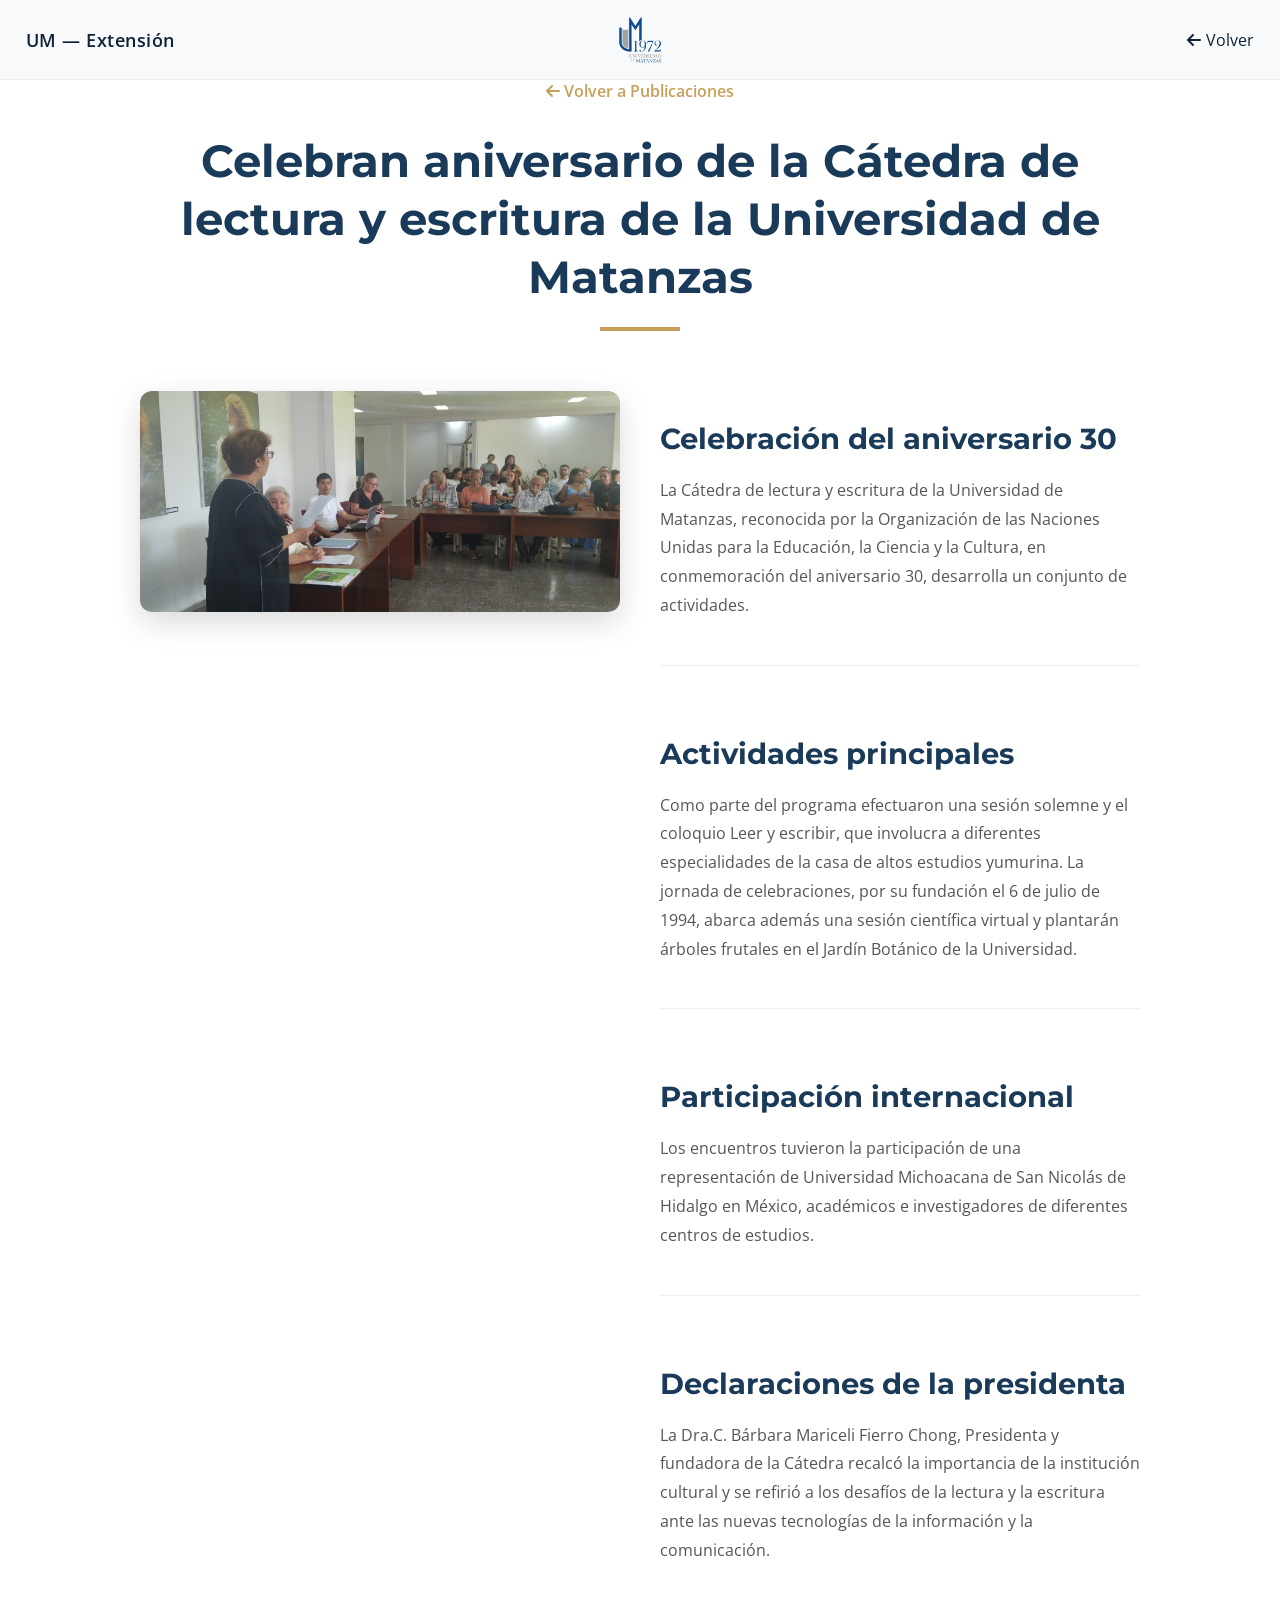
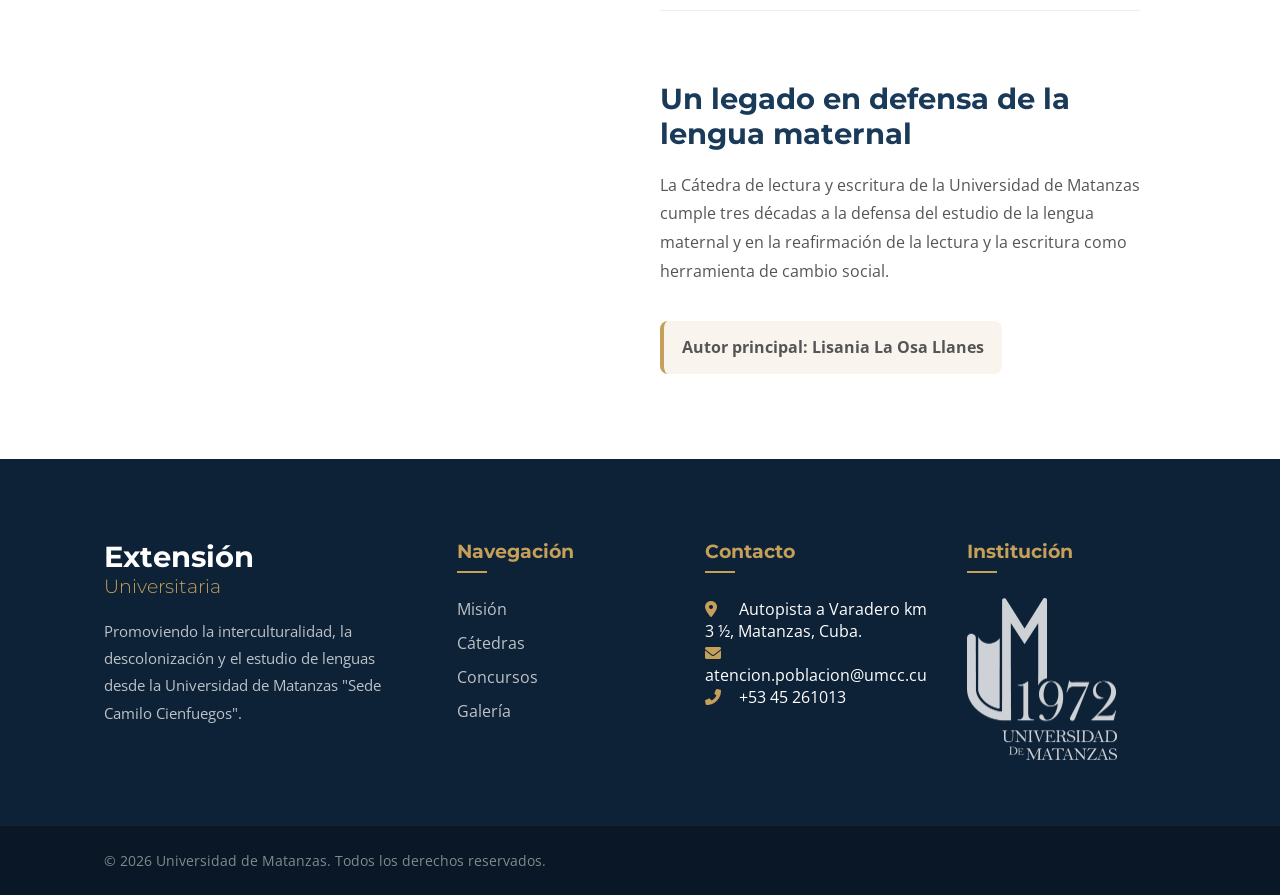
<file: publicacion-aniversario.html>
<!DOCTYPE html>
<html lang="es">
<head>
    <meta charset="UTF-8">
    <meta name="viewport" content="width=device-width, initial-scale=1.0">
    <title>Celebran aniversario de la Cátedra de lectura y escritura - UM</title>
    <link href="https://fonts.googleapis.com/css2?family=Montserrat:wght@400;700&family=Open+Sans:wght@400;600&display=swap" rel="stylesheet">
    <link rel="stylesheet" href="https://cdnjs.cloudflare.com/ajax/libs/font-awesome/6.0.0/css/all.min.css">
    <link rel="stylesheet" href="estilos.css">
</head>
<body class="no-header-mobile">
    <header class="barra-navegacion">
        <div class="logotipo">UM — Extensión</div>
        <img src="fotos/logouni.png" alt="Logo UM" class="logo-central">
        <a href="index.html" class="boton-volver" title="Volver al inicio"><i class="fas fa-arrow-left"></i> Volver</a>
    </header>

    <main class="seccion-revista">
        <div class="contenedor-revista">
            <div class="encabezado-revista">
                <a href="index.html#publicaciones" class="enlace-regreso"><i class="fas fa-arrow-left"></i> Volver a Publicaciones</a>
                <h1>Celebran aniversario de la Cátedra de lectura y escritura de la Universidad de Matanzas</h1>
                <div class="linea-dorada"></div>
            </div>

            <div class="contenido-revista">
                <div class="imagen-destacada">
                    <img src="fotos/publicacion.png" alt="Celebración de aniversario de la Cátedra de lectura y escritura">
                </div>
                <div class="texto-revista">
                    <section class="seccion-info">
                        <h2>Celebración del aniversario 30</h2>
                        <p>La Cátedra de lectura y escritura de la Universidad de Matanzas, reconocida por la Organización de las Naciones Unidas para la Educación, la Ciencia y la Cultura, en conmemoración del aniversario 30, desarrolla un conjunto de actividades.</p>
                    </section>

                    <section class="seccion-info">
                        <h2>Actividades principales</h2>
                        <p>Como parte del programa efectuaron una sesión solemne y el coloquio Leer y escribir, que involucra a diferentes especialidades de la casa de altos estudios yumurina. La jornada de celebraciones, por su fundación el 6 de julio de 1994, abarca además una sesión científica virtual y plantarán árboles frutales en el Jardín Botánico de la Universidad.</p>
                    </section>

                    <section class="seccion-info">
                        <h2>Participación internacional</h2>
                        <p>Los encuentros tuvieron la participación de una representación de Universidad Michoacana de San Nicolás de Hidalgo en México, académicos e investigadores de diferentes centros de estudios.</p>
                    </section>

                    <section class="seccion-info">
                        <h2>Declaraciones de la presidenta</h2>
                        <p>La Dra.C. Bárbara Mariceli Fierro Chong, Presidenta y fundadora de la Cátedra recalcó la importancia de la institución cultural y se refirió a los desafíos de la lectura y la escritura ante las nuevas tecnologías de la información y la comunicación.</p>
                    </section>

                    <section class="seccion-info">
                        <h2>Un legado en defensa de la lengua maternal</h2>
                        <p>La Cátedra de lectura y escritura de la Universidad de Matanzas cumple tres décadas a la defensa del estudio de la lengua maternal y en la reafirmación de la lectura y la escritura como herramienta de cambio social.</p>
                        <p class="firmante"><strong>Autor principal:</strong> Lisania La Osa Llanes</p>
                    </section>
                </div>
            </div>
        </div>
    </main>

    <footer class="footer-institucional">
        <div class="contenedor-footer">
            <div class="col-footer">
                <h2 class="logo-footer">Extensión<span>Universitaria</span></h2>
                <p class="descripcion-footer">Promoviendo la interculturalidad, la descolonización y el estudio de lenguas desde la Universidad de Matanzas "Sede Camilo Cienfuegos".</p>
            </div>
            <div class="col-footer">
                <h3>Navegación</h3>
                <ul>
                    <li><a href="index.html#mision">Misión</a></li>
                    <li><a href="index.html#catedras">Cátedras</a></li>
                    <li><a href="index.html#concursos">Concursos</a></li>
                    <li><a href="index.html#galeria">Galería</a></li>
                </ul>
            </div>
            <div class="col-footer">
                <h3>Contacto</h3>
                <p><i class="fas fa-map-marker-alt"></i> Autopista a Varadero km 3 ½, Matanzas, Cuba.</p>
                <p><i class="fas fa-envelope"></i> atencion.poblacion@umcc.cu</p>
                <p><i class="fas fa-phone-alt"></i> +53 45 261013</p>
            </div>
            <div class="col-footer">
                <h3>Institución</h3>
                <img src="fotos/logouni.png" alt="Logo UMCC" class="logo-umcc-footer">
            </div>
        </div>
        <div class="barra-copyright">
            <div class="contenedor-copyright">
                <p>&copy; 2026 Universidad de Matanzas. Todos los derechos reservados.</p>
            </div>
        </div>
    </footer>

    <script src="script.js"></script>
</body>
</html>
</file>
<file: estilos.css>
/* =========================================
   1. VARIABLES GLOBALES Y RESETEO
   ========================================= */
:root {
    --azul-primario: #1a3a5a;
    --azul-oscuro: #0d2137;
    --dorado: #c5a059;
    --amarillo: #f3c344;
    --gris-claro: #f8f9fa;
    --blanco: #ffffff;
    --texto: #333333;
    --exito: #27ae60;
}

* {
    margin: 0;
    padding: 0;
    box-sizing: border-box;
}

body, html {
    width: 100%;
    font-family: 'Open Sans', sans-serif;
    color: var(--texto);
    background-color: var(--blanco);
    scroll-behavior: smooth; /* Para que los enlaces del menú bajen suavemente */
}

h1, h2, h3 {
    font-family: 'Montserrat', sans-serif;
    font-weight: 700;
}

/* =========================================
   2. BARRA DE NAVEGACIÓN (HEADER)
   ========================================= */
    #subtitulo-mision{
        text-align: left;
    }
/* --- ESTILO PARA EL LOGO CENTRAL --- */
.logo-central {
    position: absolute;
    top: 50%;
    left: 50%; /* Lo mueve a la mitad de la pantalla */
    transform: translate(-50%, -50%); /* Lo centra perfectamente sobre su propio eje */
    height: 45px; /* Ajusta este valor para hacerlo más grande o más pequeño */
    width: auto; /* Mantiene la proporción de la imagen para que no se deforme */
    z-index: 15; /* Asegura que se vea por encima de otros elementos */
}

.logotipo {
    position: absolute;
    top: 50%;
    left: 5%;
    transform: translateY(-50%);
    font-size: 1.1rem;
    font-weight: 600;
    color: var(--azul-oscuro);
    letter-spacing: 0.5px;
}

.boton-volver,
.boton-menu {
    position: absolute;
    top: 50%;
    right: 5%;
    transform: translateY(-50%);
}

.barra-navegacion {
    display: flex;
    justify-content: center;
    align-items: center;
    min-height: 80px;
    padding: 0 3%;
    background-color: var(--gris-claro);
    border-bottom: 1px solid #eaeaea;
    position: absolute;
    top: 0;
    width: 100%;
    z-index: 1000; /* Aumentado para estar sobre todo */
}

@media (min-width: 1200px) {
    .barra-navegacion {
        padding: 15px 2%;
    }
    .logotipo {
        left: 2%;
    }
    .boton-volver,
    .boton-menu {
        right: 2%;
    }
}

/* Botón Hamburguesa */
.boton-menu {
    background: none;
    border: none;
    color: var(--azul-oscuro);
    font-size: 1.5rem;
    cursor: pointer;
    z-index: 1001;
}

/* Panel Desplegable Lateral */
.panel-navegacion {
    position: fixed;
    top: 0;
    right: -300px; /* Escondido */
    width: 300px;
    height: 100vh;
    background-color: white;
    box-shadow: -5px 0 15px rgba(0,0,0,0.1);
    z-index: 2000;
    display: flex;
    flex-direction: column;
    padding: 80px 40px;
    transition: all 0.4s cubic-bezier(0.4, 0, 0.2, 1);
}

/* Estado Activo del Panel */
.panel-navegacion.activo {
    right: 0;
}

.boton-cerrar {
    position: absolute;
    top: 20px;
    right: 20px;
    background: none;
    border: none;
    color: var(--azul-oscuro);
    font-size: 2.5rem;
    cursor: pointer;
}

/* Ajuste de los enlaces dentro del panel */
.enlaces-navegacion {
    list-style: none;
    display: flex;
    flex-direction: column; /* De fila a columna */
    gap: 25px;
    padding: 0;
}

.enlaces-navegacion li a {
    text-decoration: none;
    color: #333;
    font-size: 1.1rem; /* Un poco más grande para el panel */
    font-weight: 600;
    transition: color 0.3s ease;
}

.enlaces-navegacion li a:hover {
    color: var(--dorado);
}

/* Capa Oscura (Overlay) */
.overlay {
    position: fixed;
    top: 0;
    left: 0;
    width: 100%;
    height: 100%;
    background: rgba(0, 0, 0, 0.4);
    backdrop-filter: blur(2px);
    display: none;
    z-index: 1500;
}

.overlay.activo {
    display: block;
}

.seccion-mision-pro {
    position: relative;
    padding: 120px 10%;
    background-color: #ffffff;
    overflow: hidden;
}

.contenedor-mision {
    display: flex;
    align-items: center;
    gap: 60px;
    max-width: 1200px;
    margin: 0 auto;
    position: relative;
    z-index: 1;
}

.bloque-texto-mision {
    flex: 1;
}

.titulo-mision {
    font-size: 2.8rem;
    color: #1a3a5a;
    font-family: 'Montserrat', sans-serif;
    margin: 10px 0;
}

.gold-divider-left {
    width: 60px;
    height: 4px;
    background-color: var(--dorado);
    margin-bottom: 30px;
}

.caja-enfasis {
    position: relative;
    padding-left: 20px;
}

.icono-comilla {
    font-size: 2.5rem; /* Asegúrate de que sea grande */
    color: var(--dorado);
    opacity: 0.2; /* Un toque sutil para que no distraiga */
    display: block; /* Para que la de apertura esté arriba */
    margin-bottom: -10px; /* Ajuste para que se acerque al texto */
}

/* Si añadiste la de cierre, dale un margen superior */
.fa-quote-right {
    display: block;
    text-align: right;
    margin-top: -20px;
}

.caja-enfasis p {
    font-size: 1.25rem;
    line-height: 1.8;
    color: #444;
    text-align: justify;
}

.caja-enfasis strong {
    color: var(--azul-oscuro);
    border-bottom: 2px solid rgba(212, 175, 55, 0.3);
}

/* Bloque Decorativo (Lado Derecho) */
.bloque-decorativo {
    flex: 0.8;
    display: flex;
    justify-content: center;
    align-items: center;
    position: relative;
}

.circulo-imagen {
    width: 300px;
    height: 300px;
    background: var(--color-crema);
    border-radius: 50%;
    display: flex;
    justify-content: center;
    align-items: center;
    border: 1px solid rgba(212, 175, 55, 0.2);
    position: relative;
    box-shadow: 20px 20px 60px #bebebe, -20px -20px 60px #ffffff;
}

.imagen-sello {
    width: 60%;
    height: auto;
    filter: grayscale(100%);
    opacity: 0.6;
    transition: 0.5s;
}

.circulo-imagen:hover .imagen-sello {
    filter: grayscale(0%);
    opacity: 1;
    transform: scale(1.1);
}

.badge-universidad {
    position: absolute;
    bottom: 20px;
    right: 20px;
    background: var(--azul-oscuro);
    color: white;
    padding: 10px 20px;
    font-size: 0.8rem;
    font-weight: 700;
    letter-spacing: 2px;
    text-transform: uppercase;
    transform: rotate(-5deg);
}

/* Móvil */
@media (max-width: 992px) {
    .contenedor-mision {
        flex-direction: column;
        text-align: center;
    }
    .gold-divider-left {
        margin: 0 auto 30px;
    }
    .circulo-imagen {
        width: 200px;
        height: 200px;
    }
}

/* =========================================
   3. SECCIÓN HERO (PORTADA)
   ========================================= */
.seccion-portada {
    position: relative;
    width: 100%;
    height: 100vh;
    /* Gradiente cálido a frío imitando tu fotografía + Imagen de fondo */
    background-image: 
        linear-gradient(
            to bottom right,
            rgba(200, 90, 40, 0.8), 
            rgba(20, 70, 60, 0.8)
        ),
        url('fotos/3.png');
    background-size: cover;
    background-position: center;
    background-repeat: no-repeat;
    
    display: flex;
    justify-content: center;
    align-items: center;
    text-align: center;
    padding-top: 60px; /* Espacio para la barra de navegación */
}

.contenido-portada {
    color: var(--blanco);
    padding: 0 20px;
    max-width: 900px;
}

.etiqueta-universidad {
    display: block;
    font-size: 0.85rem;
    letter-spacing: 3px;
    text-transform: uppercase;
    margin-bottom: 25px;
    font-weight: 600;
    color: rgba(255, 255, 255, 0.9);
    text-shadow: 1px 1px 2px rgba(0,0,0,0.5);
}

.seccion-portada .titulo-principal {
    font-size: 3.8rem;
    line-height: 1.1;
    margin-bottom: 25px;
    text-shadow: 2px 2px 8px rgba(0,0,0,0.6);
}

.linea-amarilla {
    width: 60px;
    height: 3px;
    background-color: var(--amarillo);
    margin: 0 auto 25px;
    box-shadow: 1px 1px 3px rgba(0,0,0,0.4);
}

.Primera-seccion p {
    font-size: 1.2rem;
    font-weight: 400;
    line-height: 1.5;
    text-shadow: 1px 1px 4px rgba(0,0,0,0.6);
}

/* =========================================
   4. SECCIÓN MISIÓN Y RETOS
   ========================================= */
.Segunda-seccion {
    padding: 80px 10%;
    background-color: var(--blanco);
}
.nuestra-mision {
    text-align: center;
}
.Segunda-seccion > section {
    margin-bottom: 60px;
    text-align: center;
}
.mision {
        text-align: center;
    }
.Segunda-seccion h2 {
    color: var(--azul-primario);
    font-size: 2.2rem;
    margin-bottom: 20px;
}

.Segunda-seccion p {
    max-width: 800px;
    margin: 0 auto;
    font-size: 1.1rem;
    line-height: 1.8;
}

/* Retos Cards */
.retos-container .header {
    text-align: center;
    margin-bottom: 40px;
}

.subtitle {
    text-align: center;
    color: var(--dorado);
    letter-spacing: 2px;
    font-weight: bold;
    font-size: 0.9rem;
    display: block;
    margin-bottom: 10px;
}

.gold-divider {
    width: 60px;
    height: 4px;
    background-color: var(--dorado);
    margin: 15px auto;
}

.retos-grid {
    display: grid;
    grid-template-columns: repeat(auto-fit, minmax(250px, 1fr));
    gap: 25px;
}

.reto-card {
    background: var(--gris-claro);
    padding: 30px;
    border-radius: 8px;
    transition: transform 0.3s ease;
    border-bottom: 4px solid var(--azul-primario);
    text-align: center;
}

.reto-card:hover {
    transform: translateY(-8px);
}

.icon-wrapper {
    font-size: 2.5rem;
    color: var(--dorado);
    margin-bottom: 15px;
}

.reto-card h3 {
    margin-bottom: 10px;
    color: var(--azul-oscuro);
}

/* =========================================
   5. SECCIÓN CÁTEDRAS (Tercera Sección)
   ========================================= */
   .subtitle-catedra{
    text-align: center;
    color: var(--dorado);
    letter-spacing: 2px;
    font-weight: bold;
    font-size: 0.9rem;
    display: block;
    margin-bottom: 10px;
   }
#seleccion {
    text-align: center;
    color: #666;
    margin-bottom: 40px;
    font-style: italic;
}
.seccion-catedras {
    background-color: var(--blanco);
    padding: 60px 0 0; /* Da un respiro visual antes del título */
}
.seccion-catedras .titulo-seccion {
    text-align: center;
    color: var(--azul-primario);
    font-size: 2.2rem;
    margin-bottom: 10px;
}
/* Cuadrícula de Cátedras */
/* =========================================
   NUEVA SECCIÓN DE CÁTEDRAS VISTOSAS
   ========================================= */

.seccion-catedras-vistosa {
    padding: 80px 5%;
    background-color: #f6f9fc; /* Fondo muy claro para resaltar tarjetas */
}

/* Encabezado */
.encabezado-seccion-centro {
    text-align: center;
    max-width: 800px;
    margin: 0 auto 60px auto;
}

.titulo-principal-vistoso {
    color: var(--azul-primario);
    font-size: 2.5rem;
    margin-bottom: 15px;
}

.separador-centro {
    width: 60px;
    height: 4px;
    background-color: var(--dorado);
    margin: 15px auto 20px auto;
}

.instruccion {
    color: #777;
    font-style: italic;
    font-size: 1rem;
}

/* --- Cuadrícula de Cátedras --- */
.cuadrícula-vistosa {
    display: grid;
    /* Se adaptan perfectamente a móviles y PCs grandes */
    grid-template-columns: repeat(auto-fit, minmax(220px, 1fr));
    gap: 30px;
}

/* --- Estilo Base Tarjeta (Vistoso) --- */
.tarjeta-vistosa {
    /* Efecto "Glassmorphism" con degradado de fondo */
    background: rgba(255, 255, 255, 0.7);
    backdrop-filter: blur(10px);
    
    border-radius: 20px;
    padding: 30px 20px;
    display: flex;
    flex-direction: column;
    align-items: center;
    justify-content: flex-start;
    text-align: center;
    cursor: pointer;
    transition: all 0.4s ease;
    border: 1px solid rgba(255, 255, 255, 0.3);
    overflow: hidden;
    position: relative;
    box-shadow: 0 4px 15px rgba(0,0,0,0.05);
    min-height: 250px;
}

/* Hover general */
.tarjeta-vistosa:hover {
    transform: translateY(-10px) scale(1.02);
    box-shadow: 0 15px 40px rgba(0,0,0,0.15);
}

/* Efecto de degradado de borde en hover */
.tarjeta-vistosa::after {
    content: '';
    position: absolute;
    top: 0; left: 0;
    width: 100%; height: 5px;
    opacity: 0;
    transition: opacity 0.4s ease;
}

.tarjeta-vistosa:hover::after {
    opacity: 1;
}

/* Icono Contenedor */
.icono-contenedor {
    width: 70px;
    height: 70px;
    border-radius: 50%;
    background-color: rgba(255, 255, 255, 0.8);
    display: flex;
    align-items: center;
    justify-content: center;
    font-size: 2rem;
    color: var(--azul-primario);
    margin-bottom: 25px;
    border: 1px solid rgba(0,0,0,0.05);
    transition: all 0.4s ease;
}

.tarjeta-vistosa:hover .icono-contenedor {
    transform: rotate(15deg) scale(1.1);
}

/* Texto Tarjeta */
.tarjeta-vistosa h3 {
    font-size: 1.1rem;
    color: var(--azul-oscuro);
    font-family: 'Open Sans', sans-serif;
    line-height: 1.4;
    margin: 0;
    opacity: 0.9;
}

/* --- DEGRADADOS ÚNICOS POR TEMA (Haciéndolo Vistoso) --- */
/* (Usamos variables CSS para que el hover::after combine) */

/* 1. UNESCO (Azul Académico Claro) */
.tema-unesco { background-image: linear-gradient(135deg, rgba(161, 196, 253, 0.2) 0%, rgba(194, 233, 251, 0.2) 100%); }
.tema-unesco::after { background-image: linear-gradient(to right, #a1c4fd 0%, #c2e9fb 100%); }
.tema-unesco .icono-contenedor { color: #5176d6; }

/* 2. ORTIZ (Tonos Tierra Caribes) */
.tema-ortiz { background-image: linear-gradient(135deg, rgba(230, 185, 128, 0.2) 0%, rgba(234, 201, 154, 0.2) 100%); }
.tema-ortiz::after { background-image: linear-gradient(to right, #e6b980 0%, #eac99a 100%); }
.tema-ortiz .icono-contenedor { color: #b58141; }

/* 3. CANADÁ (Rojo Arce) */
.tema-canada { background-image: linear-gradient(135deg, rgba(247, 148, 148, 0.2) 0%, rgba(255, 194, 194, 0.2) 100%); }
.tema-canada::after { background-image: linear-gradient(to right, #f79494 0%, #ffc2c2 100%); }
.tema-canada .icono-contenedor { color: #d64f4f; }

/* 4. NATURAL (Verde Hoja) */
.tema-natural { background-image: linear-gradient(135deg, rgba(132, 250, 176, 0.2) 0%, rgba(143, 211, 244, 0.2) 100%); }
.tema-natural::after { background-image: linear-gradient(to right, #84fab0 0%, #8fd3f4 100%); }
.tema-natural .icono-contenedor { color: #4bbf73; }

/* 5. TRADUCCIÓN (Azul Marino Profundo) */
.tema-traduccion { background-image: linear-gradient(135deg, rgba(107, 137, 249, 0.2) 0%, rgba(182, 196, 255, 0.2) 100%); }
.tema-traduccion::after { background-image: linear-gradient(to right, #6b89f9 0%, #b6c4ff 100%); }
.tema-traduccion .icono-contenedor { color: #4361ee; }

/* 6. HUMOR (Amarillo Alegre) */
.tema-humor { background-image: linear-gradient(135deg, rgba(255, 238, 147, 0.2) 0%, rgba(255, 219, 112, 0.2) 100%); }
.tema-humor::after { background-image: linear-gradient(to right, #ffee93 0%, #ffdb70 100%); }
.tema-humor .icono-contenedor { color: #f5b041; }

/* 7. RUSO (Azul Gélido Siberiano) */
.tema-ruso { background-image: linear-gradient(135deg, rgba(207, 217, 223, 0.2) 0%, rgba(226, 235, 240, 0.2) 100%); }
.tema-ruso::after { background-image: linear-gradient(to right, #cfd9df 0%, #e2ebf0 100%); }
.tema-ruso .icono-contenedor { color: #7f8c8d; }

/* 8. TOUR (Naranja Viaje) */
.tema-tour { background-image: linear-gradient(135deg, rgba(255, 206, 153, 0.2) 0%, rgba(255, 224, 194, 0.2) 100%); }
.tema-tour::after { background-image: linear-gradient(to right, #ffce99 0%, #ffe0c2 100%); }
.tema-tour .icono-contenedor { color: #f39c12; }

/* 9. GÉNERO (Violeta Igualdad) */
.tema-genero { background-image: linear-gradient(135deg, rgba(161, 140, 209, 0.2) 0%, rgba(251, 194, 235, 0.2) 100%); }
.tema-genero::after { background-image: linear-gradient(to right, #a18cd1 0%, #fbc2eb 100%); }
.tema-genero .icono-contenedor { color: #8e44ad; }

/* 10. FEU (Azul Estudiantil Mate) */
.tema-feu { background-image: linear-gradient(135deg, rgba(116, 235, 213, 0.2) 0%, rgba(172, 182, 229, 0.2) 100%); }
.tema-feu::after { background-image: linear-gradient(to right, #74ebd5 0%, #acb6e5 100%); }
.tema-feu .icono-contenedor { color: #5176d6; }

/* 11. ARTE (Rosa Extensión) */
.tema-arte { background-image: linear-gradient(135deg, rgba(255, 154, 158, 0.2) 0%, rgba(250, 208, 196, 0.2) 100%); }
.tema-arte::after { background-image: linear-gradient(to right, #ff9a9e 0%, #fad0c4 100%); }
.tema-arte .icono-contenedor { color: #d84c6f; }

/* 12. DESCOLONIZACIÓN (Dorado Central UMCC) */
.tema-descolonizacion { background-image: linear-gradient(135deg, rgba(246, 211, 101, 0.2) 0%, rgba(253, 160, 133, 0.2) 100%); }
.tema-descolonizacion::after { background-image: linear-gradient(to right, #f6d365 0%, #fda085 100%); }
.tema-descolonizacion .icono-contenedor { color: #c5a059; }


/* --- ESTILO MODAL VISTOSO (Coherente) --- */
.modal-general {
    display: none;
    position: fixed;
    z-index: 10000;
    left: 0; top: 0;
    width: 100%; height: 100%;
    background-color: rgba(13, 33, 55, 0.96); /* Azul oscuro translúcido */
    backdrop-filter: blur(8px);
    justify-content: center;
    align-items: center;
}

.contenido-modal-vistosa {
    background: var(--blanco);
    padding: 50px 40px 40px 40px;
    border-radius: 25px;
    max-width: 600px;
    width: 90%;
    position: relative;
    text-align: center;
    box-shadow: 0 20px 60px rgba(0,0,0,0.3);
}

.modal-icono-cabecera {
    font-size: 3rem;
    margin-bottom: 20px;
}

.contenido-modal-vistosa h2 {
    color: var(--azul-oscuro);
    font-size: 1.8rem;
    margin-bottom: 15px;
}

.caja-contacto-vistosa {
    margin-top: 30px;
    padding: 20px;
    background: var(--gris-claro);
    border-radius: 10px;
    border-top: 5px solid var(--dorado);
}

.cerrar-modal-vistosa {
    position: absolute;
    top: 15px;
    right: 25px;
    font-size: 35px;
    color: #999;
    cursor: pointer;
}

.cerrar-modal-vistosa:hover { color: var(--azul-oscuro); }

/* =========================================
   6. SECCIÓN CONCURSOS Y CONVOCATORIAS
   ========================================= */
.contenedor-seccion {
    background-color: var(--gris-claro);
    padding: 80px 10%;
}

.encabezado-seccion {
    text-align: center;
    margin-bottom: 50px;
}

.subtitulo-superior {
    text-align: center;
    color: var(--dorado);
    letter-spacing: 2px;
    font-weight: bold;
    font-size: 0.9rem;
    display: block;
    margin-bottom: 10px;
}

.contenedor-seccion .titulo-principal {
    color: var(--azul-primario);
    font-size: 2.5rem;
    margin-bottom: 15px;
}

.separador {
    width: 60px;
    height: 4px;
    background-color: var(--dorado);
    margin: 0 auto;
}

.cuadricula-tarjetas {
    display: grid;
    grid-template-columns: repeat(auto-fit, minmax(300px, 1fr));
    gap: 30px;
}

.tarjeta {
    background: var(--blanco);
    border-radius: 10px;
    overflow: hidden;
    box-shadow: 0 5px 15px rgba(0,0,0,0.05);
    transition: transform 0.3s ease, box-shadow 0.3s ease;
}

.tarjeta:hover {
    transform: translateY(-5px);
    box-shadow: 0 10px 25px rgba(0,0,0,0.1);
}

.tarjeta-cabecera {
    padding: 12px 20px;
    font-weight: bold;
    font-size: 0.85rem;
    color: var(--blanco);
    text-transform: uppercase;
    letter-spacing: 1px;
}

.estado-abierta { background-color: var(--exito); }
.estado-proximamente { background-color: var(--azul-primario); }

.tarjeta-cuerpo {
    padding: 30px 25px;
}

.tarjeta-cuerpo h3 {
    margin-bottom: 15px;
    font-size: 1.3rem;
    color: var(--azul-oscuro);
}

.tarjeta-fecha {
    margin-top: 20px;
    font-weight: bold;
    font-size: 0.9rem;
    color: var(--dorado);
}

/* =========================================
   7. FOOTER
   ========================================= */
/* =========================================
   14. FOOTER INSTITUCIONAL
   ========================================= */

.footer-institucional {
    background-color: var(--azul-oscuro);
    color: #ffffff;
    padding: 80px 0 0 0;
    font-family: 'Open Sans', sans-serif;
}

.contenedor-footer {
    max-width: 1200px;
    margin: 0 auto;
    display: grid;
    grid-template-columns: 1.5fr 1fr 1fr 1fr;
    gap: 40px;
    padding: 0 5% 60px 5%;
}

/* Títulos de columnas */
.col-footer h3 {
    color: var(--dorado);
    font-size: 1.2rem;
    margin-bottom: 25px;
    position: relative;
    padding-bottom: 10px;
}

.col-footer h3::after {
    content: '';
    position: absolute;
    left: 0;
    bottom: 0;
    width: 30px;
    height: 2px;
    background-color: var(--dorado);
}

/* Estilo Logo Footer */
.logo-footer {
    font-size: 1.8rem;
    margin-bottom: 20px;
    color: white;
}
.logo-footer span {
    color: var(--dorado);
    font-weight: 300;
    display: block;
    font-size: 1.2rem;
}

.descripcion-footer {
    line-height: 1.8;
    color: #bdc3c7;
    font-size: 0.95rem;
    margin-bottom: 25px;
}

/* Enlaces y Listas */
.col-footer ul {
    list-style: none;
    padding: 0;
}

.col-footer ul li {
    margin-bottom: 12px;
}

.col-footer ul li a {
    color: #bdc3c7;
    text-decoration: none;
    transition: color 0.3s;
}

.col-footer ul li a:hover {
    color: var(--dorado);
    padding-left: 5px;
}

/* Iconos de contacto */
.col-footer p i {
    color: var(--dorado);
    margin-right: 10px;
    width: 20px;
}

/* Redes Sociales */
.redes-sociales {
    display: flex;
    gap: 15px;
}

.redes-sociales a {
    width: 40px;
    height: 40px;
    background: rgba(255,255,255,0.1);
    display: flex;
    align-items: center;
    justify-content: center;
    border-radius: 50%;
    color: white;
    text-decoration: none;
    transition: all 0.3s;
}

.redes-sociales a:hover {
    background: var(--dorado);
    color: var(--azul-oscuro);
    transform: translateY(-5px);
}

.logo-umcc-footer {
    filter: brightness(0) invert(1); /* Pone el logo en blanco */
    max-width: 150px;
    opacity: 0.8;
}

/* Barra de Copyright */
.barra-copyright {
    background-color: rgba(0,0,0,0.3);
    padding: 25px 0;
    border-top: 1px solid rgba(255,255,255,0.05);
}

.contenedor-copyright {
    max-width: 1200px;
    margin: 0 auto;
    padding: 0 5%;
    display: flex;
    justify-content: space-between;
    align-items: center;
    font-size: 0.85rem;
    color: #7f8c8d;
}

.creditos i {
    color: #e74c3c; /* Corazón/Código en rojo */
    margin: 0 5px;
}

.creditos strong {
    color: var(--dorado);
}

/* Responsivo */
@media (max-width: 900px) {
    .contenedor-footer {
        grid-template-columns: 1fr 1fr;
    }
}

@media (max-width: 600px) {
    .contenedor-footer {
        grid-template-columns: 1fr;
        text-align: center;
    }
    .col-footer h3::after {
        left: 50%;
        transform: translateX(-50%);
    }
    .redes-sociales {
        justify-content: center;
    }
    .contenedor-copyright {
        flex-direction: column;
        gap: 15px;
        text-align: center;
    }
}

/* =========================================
   8. DISEÑO RESPONSIVO (Móviles y Tablets)
   ========================================= */
@media (max-width: 900px) {
    .seccion-portada .titulo-principal {
        font-size: 2.8rem;
    }
}

@media (max-width: 768px) {
    body.no-header-mobile .barra-navegacion {
        display: none;
    }
    .seccion-portada,
    .seccion-revista,
    .contenedor-seccion {
        padding-top: 20px;
    }

    .logo-central {
        position: static; /* Apaga el posicionamiento absoluto */
        transform: none; /* Quita el centrado forzado */
        height: 45px; /* Tamaño ideal para celular */
        margin: 5px 0 10px 0; /* Da un poco de espacio arriba y abajo para que no choque con las letras */
    }
    .enlaces-navegacion {
        flex-wrap: wrap;
        justify-content: center;
        gap: 15px;
    }

    .seccion-portada .titulo-principal {
        font-size: 2rem;
        margin-top: 40px;
    }
    
    .Primera-seccion p {
        font-size: 1rem;
    }
    
    .Segunda-seccion {
        padding: 60px 5%;
    }
    
    .contenedor-seccion {
        padding: 60px 5%;
    }
}

/* =========================================
   9. SECCIÓN GALERÍA (OPTIMIZADO PARA MÓVILES)
   ========================================= */

/* Fondo gris sutil para que las tarjetas blancas resalten */
.fondo-gris {
    background-color: #f0f4f8; 
}

/* --- Layout Responsivo --- */
.cuadricula-galeria-movil {
    display: grid;
    /* En celulares: 1 sola columna. Gap más pequeño para no hacer tanto scroll */
    grid-template-columns: 1fr;
    gap: 20px;
    margin-top: 40px;
    padding: 0 10px; /* Margen de seguridad para pantallas muy estrechas */
}

/* En Tablets (pantallas medianas), cambia a 2 columnas */
@media (min-width: 600px) {
    .cuadricula-galeria-movil {
        grid-template-columns: repeat(2, 1fr);
        gap: 25px;
    }
}

/* En Computadoras (pantallas grandes), cambia a 3 columnas */
@media (min-width: 992px) {
    .cuadricula-galeria-movil {
        grid-template-columns: repeat(3, 1fr);
        gap: 30px;
    }
}

/* --- Diseño de la Tarjeta --- */
.tarjeta-galeria {
    background-color: var(--blanco);
    border-radius: 12px; /* Bordes redondeados muy de moda en móviles */
    overflow: hidden;
    box-shadow: 0 4px 10px rgba(0,0,0,0.06);
    display: flex;
    flex-direction: column;
    text-decoration: none;
    transition: transform 0.3s ease, box-shadow 0.3s ease;
    cursor: pointer;
    color: inherit;
}

/* Efecto al tocar la pantalla (active) o pasar el ratón (hover) */
.tarjeta-galeria:active,
.tarjeta-galeria:hover {
    transform: translateY(-5px);
    box-shadow: 0 10px 20px rgba(0,0,0,0.12);
}

.contenedor-img {
    width: 100%;
    aspect-ratio: 16 / 10; /* Formato apaisado perfecto para móviles */
    overflow: hidden;
}

.contenedor-img img {
    width: 100%;
    height: 100%;
    object-fit: cover;
    transition: transform 0.5s ease;
}

.tarjeta-galeria:hover .contenedor-img img {
    transform: scale(1.05); /* Zoom sutil en la foto */
}

/* --- Información debajo de la foto --- */
.info-galeria {
    padding: 20px;
    display: flex;
    justify-content: space-between; /* Separa el texto de la flecha */
    align-items: center;
    border-top: 3px solid var(--dorado); /* Detalle elegante institucional */
}

.info-galeria h3 {
    color: var(--azul-oscuro);
    font-size: 1.1rem; /* Tamaño de letra perfecto para lectura en celular */
    margin: 0;
    line-height: 1.3;
}

.icono-flecha {
    color: var(--dorado);
    font-size: 1.2rem;
    transition: transform 0.3s ease;
}

/* La flecha se mueve hacia la derecha cuando tocas la tarjeta */
.tarjeta-galeria:hover .icono-flecha {
    transform: translateX(5px);
}
/* =========================================
   10. EFECTO LIGHTBOX (VENTANA FLOTANTE)
   ========================================= */

#modal-galeria {
    display: none; /* Oculto por defecto */
    position: fixed;
    z-index: 9999; /* Para que quede por encima del menú y todo lo demás */
    left: 0;
    top: 0;
    width: 100%;
    height: 100%;
    background-color: rgba(13, 33, 55, 0.92); /* Azul oscuro de tu paleta, casi opaco */
    backdrop-filter: blur(5px); /* Efecto moderno de desenfoque de fondo */
    opacity: 0;
    transition: opacity 0.3s ease;
}

/* Esta clase se añade con JavaScript para hacerlo visible */
#modal-galeria.mostrar {
    display: flex;
    justify-content: center;
    align-items: center;
    opacity: 1;
}

.contenido-modal {
    text-align: center;
    max-width: 90%;
    max-height: 90%;
    transform: scale(0.8); /* Empieza un poco pequeño... */
    transition: transform 0.3s ease;
}

#modal-galeria.mostrar .contenido-modal {
    transform: scale(1); /* ...y crece a tamaño normal al aparecer */
}

#img-modal {
    max-width: 100%;
    max-height: 75vh; /* Ocupa como máximo el 75% del alto de la pantalla */
    border-radius: 8px;
    box-shadow: 0 10px 30px rgba(0,0,0,0.5);
}

#texto-modal {
    color: var(--blanco);
    margin-top: 15px;
    font-size: 1.5rem;
    font-family: 'Playfair Display', serif; /* La misma fuente de la portada */
}

.cerrar-modal {
    position: absolute;
    top: 20px;
    right: 35px;
    color: var(--blanco);
    font-size: 45px;
    font-weight: bold;
    cursor: pointer;
    transition: color 0.3s ease;
}

.cerrar-modal:hover {
    color: var(--dorado);
}

/* =========================================
   11. SECCIÓN DE COMENTARIOS (DISQUS)
   ========================================= */

.caja-comentarios {
    max-width: 850px; /* Evita que los comentarios se hagan infinitamente anchos en PC */
    margin: 0 auto; /* Centra la caja horizontalmente */
    background-color: var(--blanco);
    padding: 40px;
    border-radius: 12px;
    box-shadow: 0 5px 20px rgba(0,0,0,0.05); /* Sombra elegante */
}

/* Ajustes para teléfonos móviles */
@media (max-width: 768px) {
    .caja-comentarios {
        padding: 20px 15px; /* Reduce los márgenes internos para aprovechar la pantalla */
        border-radius: 8px;
    }
}

/* separador*/
.divisor-simbolico {
    display: flex;
    align-items: center;
    justify-content: center;
    margin: 60px 0;
    padding: 0 10%;
}

.linea {
    flex: 1;
    height: 1px;
    background: linear-gradient(to right, transparent, var(--dorado), transparent);
}

.rombo-icono {
    width: 40px;
    height: 40px;
    background-color: var(--blanco);
    border: 2px solid var(--dorado);
    transform: rotate(45deg); /* Crea el efecto de rombo */
    display: flex;
    align-items: center;
    justify-content: center;
    margin: 0 20px;
}

.rombo-icono i {
    transform: rotate(-45deg); /* Regresa el icono a su posición normal */
    color: var(--azul-oscuro);
    font-size: 1.2rem;
}


/* Ajuste para celulares */
@media (max-width: 768px) {
    .item-reto {
        flex-direction: column;
        padding: 20px;
    }
    
    .numero-reto {
        margin-bottom: 10px;
        font-size: 2rem;
    }
}

/* Sección Palabra del Mes */

/* =========================================
   12. PALABRA DEL MES 
   ========================================= */

#palabra-mes {
    padding: 60px 20px;
    background-color: #f0f4f8;
    display: flex;
    justify-content: center;
}
#mes{
    text-align: center;
    color: black;
    letter-spacing: 2px;
    font-weight: bold;
    font-size: 0.9rem;
    display: block;
    margin-bottom: 10px;
}
.contenedor-palabra {
    max-width: 800px;
    width: 100%;
    text-align: center;
}

.palabra-card {
    background: #ffffff;
    padding: 40px;
    border-radius: 15px;
    box-shadow: 0 10px 30px rgba(0,0,0,0.05);
    border-left: 5px solid #d4af37; /* El dorado que usas en los divisores */
    margin-top: 30px;
    transition: transform 0.3s ease;
}

.palabra-card:hover {
    transform: translateY(-5px);
}

.termino {
    display: block;
    font-size: 3rem;
    font-family: 'Montserrat', sans-serif;
    font-weight: 700;
    color: #2c3e50;
    margin-bottom: 5px;
}

.fonetica {
    color: #7f8c8d;
    font-family: 'Open Sans', sans-serif;
    font-style: italic;
}

.palabra-contenido {
    margin-top: 25px;
    text-align: left;
    line-height: 1.8;
}

.etimologia {
    margin-bottom: 15px;
    color: #d4af37;
    text-transform: uppercase;
    font-size: 0.9rem;
    letter-spacing: 1px;
}

.traduccion-contextual {
    margin-top: 20px;
    padding-top: 20px;
    border-top: 1px solid #eee;
    display: flex;
    flex-wrap: wrap;
    gap: 15px;
}

.traduccion-contextual span {
    background: #f1f2f6;
    padding: 5px 12px;
    border-radius: 20px;
    font-size: 0.85rem;
}

.separador-corto {
    width: 50px;
    height: 3px;
    background: #d4af37;
    margin: 15px auto;
}

/* =========================================
   13. SUBPÁGINAS DE REVISTAS
   ========================================= */

.boton-volver {
    background: none;
    border: none;
    color: var(--azul-oscuro);
    font-size: 1rem;
    cursor: pointer;
    text-decoration: none;
    display: flex;
    align-items: center;
    gap: 5px;
    transition: color 0.3s ease;
}

.boton-volver:hover {
    color: var(--dorado);
}

.seccion-revista {
    min-height: 100vh;
    padding: 80px 10% 40px;
    background-color: var(--blanco);
}

.contenedor-revista {
    max-width: 1000px;
    margin: 0 auto;
}

.encabezado-revista {
    text-align: center;
    margin-bottom: 60px;
}

.enlace-regreso {
    display: inline-block;
    margin-bottom: 30px;
    color: var(--dorado);
    text-decoration: none;
    font-weight: 600;
    transition: all 0.3s ease;
}

.enlace-regreso:hover {
    color: var(--azul-primario);
    transform: translateX(-5px);
}

.encabezado-revista h1 {
    font-size: 2.8rem;
    color: var(--azul-primario);
    margin-bottom: 20px;
    line-height: 1.3;
}

.linea-dorada {
    width: 80px;
    height: 4px;
    background-color: var(--dorado);
    margin: 20px auto 0;
}

.contenido-revista {
    display: grid;
    grid-template-columns: 1fr 1fr;
    gap: 40px;
    align-items: start;
}

.imagen-destacada {
    position: sticky;
    top: 100px;
}

.imagen-destacada img {
    width: 100%;
    border-radius: 12px;
    box-shadow: 0 10px 30px rgba(0,0,0,0.15);
}

.texto-revista {
    display: flex;
    flex-direction: column;
    gap: 40px;
}

.seccion-info {
    padding: 30px 0;
    border-bottom: 1px solid #eee;
}

.seccion-info:last-child {
    border-bottom: none;
}

.seccion-info h2 {
    font-size: 1.8rem;
    color: var(--azul-primario);
    margin-bottom: 20px;
}

.seccion-info p {
    font-size: 1rem;
    line-height: 1.8;
    color: #555;
    margin-bottom: 15px;
}

.lista-objetivos {
    list-style: none;
    padding: 0;
}

.lista-objetivos li {
    margin-bottom: 15px;
    padding-left: 30px;
    position: relative;
    line-height: 1.6;
    color: #555;
}

.lista-objetivos li:before {
    content: '✓';
    position: absolute;
    left: 0;
    color: var(--dorado);
    font-weight: bold;
    font-size: 1.2rem;
}

.grid-iniciativas {
    display: grid;
    grid-template-columns: repeat(auto-fit, minmax(200px, 1fr));
    gap: 20px;
    margin-top: 20px;
}

.iniciativa-card {
    background: linear-gradient(135deg, rgba(197, 160, 89, 0.1) 0%, rgba(245, 245, 245, 0.1) 100%);
    border: 1px solid rgba(197, 160, 89, 0.2);
    padding: 25px;
    border-radius: 12px;
    text-align: center;
    transition: all 0.3s ease;
}

.iniciativa-card:hover {
    transform: translateY(-5px);
    border-color: var(--dorado);
    box-shadow: 0 8px 20px rgba(0,0,0,0.08);
}

.iniciativa-card i {
    font-size: 2.5rem;
    color: var(--dorado);
    margin-bottom: 15px;
    display: block;
}

.iniciativa-card h3 {
    font-size: 1.1rem;
    color: var(--azul-oscuro);
    margin-bottom: 10px;
}

.iniciativa-card p {
    font-size: 0.9rem;
    color: #666;
}

.caja-contacto {
    background: var(--gris-claro);
    border-left: 4px solid var(--dorado);
    padding: 25px 30px;
    border-radius: 8px;
    margin-top: 20px;
}

.caja-contacto p {
    display: flex;
    align-items: center;
    gap: 12px;
    margin-bottom: 12px;
    color: #333;
}

.caja-contacto p:last-child {
    margin-bottom: 0;
}

.caja-contacto i {
    color: var(--dorado);
    width: 20px;
    text-align: center;
}

.firmante {
    margin-top: 20px;
    font-size: 1.05rem;
    font-weight: 700;
    color: var(--azul-oscuro);
    background: rgba(197, 160, 89, 0.1);
    border-left: 4px solid var(--dorado);
    padding: 12px 18px;
    border-radius: 8px;
    display: inline-block;
}

.estadisticas-grid {
    display: grid;
    grid-template-columns: repeat(auto-fit, minmax(150px, 1fr));
    gap: 20px;
    margin-top: 20px;
}

.estadistica-box {
    background: linear-gradient(135deg, var(--azul-primario) 0%, var(--azul-oscuro) 100%);
    color: white;
    padding: 30px 20px;
    border-radius: 12px;
    text-align: center;
    transition: transform 0.3s ease;
}

.estadistica-box:hover {
    transform: scale(1.05);
}

.estadistica-box .numero {
    display: block;
    font-size: 2.5rem;
    font-weight: 700;
    color: var(--dorado);
    margin-bottom: 10px;
}

.estadistica-box p {
    font-size: 0.95rem;
    line-height: 1.4;
}

.logros-list {
    display: grid;
    grid-template-columns: repeat(auto-fit, minmax(200px, 1fr));
    gap: 25px;
    margin-top: 20px;
}

.logro-item {
    background: white;
    border: 2px solid var(--gris-claro);
    padding: 25px;
    border-radius: 12px;
    text-align: center;
    transition: all 0.3s ease;
}

.logro-item:hover {
    border-color: var(--dorado);
    box-shadow: 0 8px 20px rgba(0,0,0,0.1);
}

.logro-item i {
    font-size: 2.5rem;
    color: var(--dorado);
    margin-bottom: 15px;
    display: block;
}

.logro-item h3 {
    font-size: 1.1rem;
    color: var(--azul-oscuro);
    margin-bottom: 10px;
}

.logro-item p {
    font-size: 0.9rem;
    color: #666;
}

.actividades-timeline {
    margin-top: 20px;
}

.evento-timeline {
    padding: 25px 30px;
    border-left: 4px solid var(--dorado);
    background: var(--gris-claro);
    margin-bottom: 20px;
    border-radius: 8px;
    transition: all 0.3s ease;
}

.evento-timeline:hover {
    background: #f5f5f5;
    box-shadow: 0 4px 12px rgba(0,0,0,0.08);
}

.evento-timeline .fecha {
    display: inline-block;
    background: var(--dorado);
    color: white;
    padding: 5px 12px;
    border-radius: 20px;
    font-size: 0.85rem;
    font-weight: bold;
    margin-bottom: 10px;
}

.evento-timeline h4 {
    font-size: 1.2rem;
    color: var(--azul-oscuro);
    margin-bottom: 8px;
}

.evento-timeline p {
    font-size: 0.95rem;
    color: #666;
}

/* Responsivo para revistas */
@media (max-width: 992px) {
    .contenido-revista {
        grid-template-columns: 1fr;
    }

    .imagen-destacada {
        position: static;
    }

    .encabezado-revista h1 {
        font-size: 2.2rem;
    }
}

@media (max-width: 768px) {
    .seccion-revista {
        padding: 60px 5%;
    }

    .encabezado-revista h1 {
        font-size: 1.8rem;
    }

    .grid-iniciativas {
        grid-template-columns: 1fr;
    }

    .estadisticas-grid {
        grid-template-columns: repeat(2, 1fr);
    }

    .logros-list {
        grid-template-columns: 1fr;
    }
}
</file>
